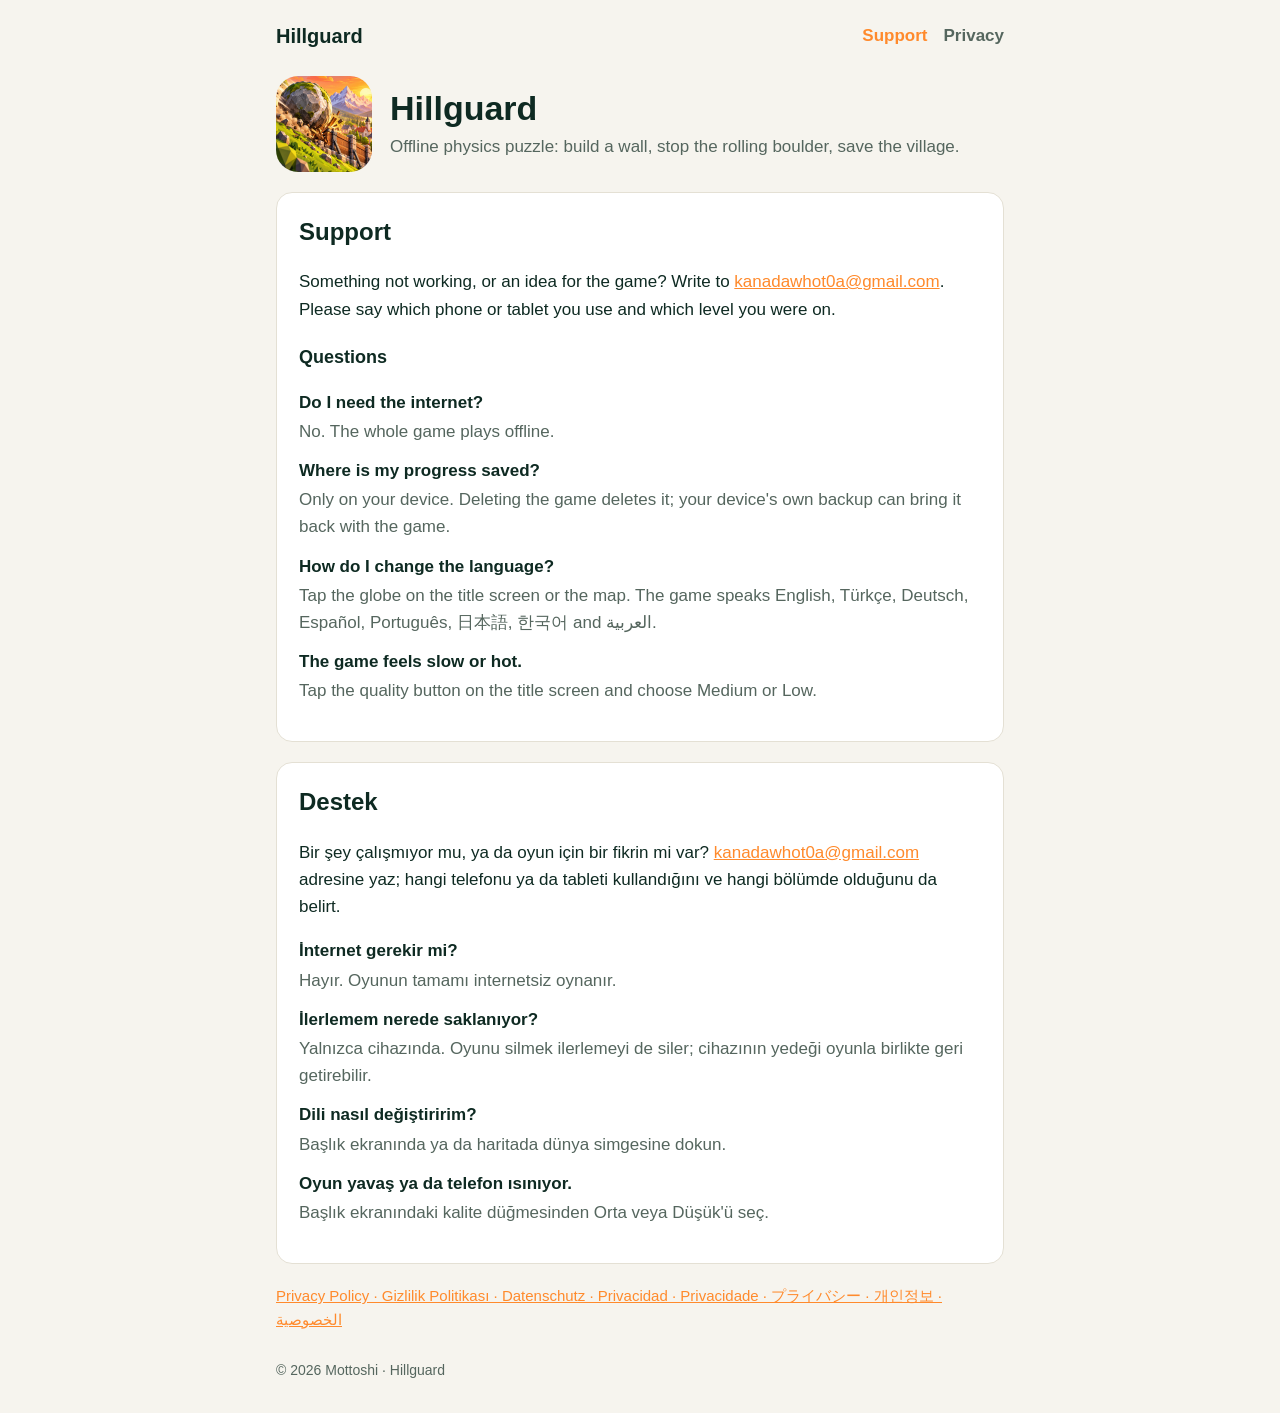
<file: index.html>
<!doctype html>
<html lang="en">
<head>
<meta charset="utf-8">
<meta name="viewport" content="width=device-width, initial-scale=1">
<title>Hillguard Support</title>
<meta name="description" content="Support for Hillguard, an offline physics puzzle game by Mottoshi: build a wall, stop the rolling boulder, save the village.">
<link rel="icon" href="icon.png">
<link rel="stylesheet" href="style.css">
</head>
<body>
<header>
  <a class="brand" href="./">Hillguard</a>
  <nav><a href="./" aria-current="page">Support</a><a href="privacy.html">Privacy</a></nav>
</header>
<main>
<div class="hero">
  <img src="icon.png" alt="" width="96" height="96">
  <div>
    <h1>Hillguard</h1>
    <p>Offline physics puzzle: build a wall, stop the rolling boulder, save the village.</p>
  </div>
</div>

<section lang="en">
<h2>Support</h2>
<p>Something not working, or an idea for the game? Write to <a href="mailto:kanadawhot0a@gmail.com">kanadawhot0a@gmail.com</a>. Please say which phone or tablet you use and which level you were on.</p>
<h3>Questions</h3>
<dl>
<dt>Do I need the internet?</dt><dd>No. The whole game plays offline.</dd>
<dt>Where is my progress saved?</dt><dd>Only on your device. Deleting the game deletes it; your device's own backup can bring it back with the game.</dd>
<dt>How do I change the language?</dt><dd>Tap the globe on the title screen or the map. The game speaks English, Türkçe, Deutsch, Español, Português, 日本語, 한국어 and العربية.</dd>
<dt>The game feels slow or hot.</dt><dd>Tap the quality button on the title screen and choose Medium or Low.</dd>
</dl>
</section>

<section lang="tr">
<h2>Destek</h2>
<p>Bir şey çalışmıyor mu, ya da oyun için bir fikrin mi var? <a href="mailto:kanadawhot0a@gmail.com">kanadawhot0a@gmail.com</a> adresine yaz; hangi telefonu ya da tableti kullandığını ve hangi bölümde olduğunu da belirt.</p>
<dl>
<dt>İnternet gerekir mi?</dt><dd>Hayır. Oyunun tamamı internetsiz oynanır.</dd>
<dt>İlerlemem nerede saklanıyor?</dt><dd>Yalnızca cihazında. Oyunu silmek ilerlemeyi de siler; cihazının yedeği oyunla birlikte geri getirebilir.</dd>
<dt>Dili nasıl değiştiririm?</dt><dd>Başlık ekranında ya da haritada dünya simgesine dokun.</dd>
<dt>Oyun yavaş ya da telefon ısınıyor.</dt><dd>Başlık ekranındaki kalite düğmesinden Orta veya Düşük'ü seç.</dd>
</dl>
</section>

<p class="more"><a href="privacy.html">Privacy Policy · Gizlilik Politikası · Datenschutz · Privacidad · Privacidade · プライバシー · 개인정보 · الخصوصية</a></p>
</main>
<footer>© 2026 Mottoshi · Hillguard</footer>
</body>
</html>
</file>
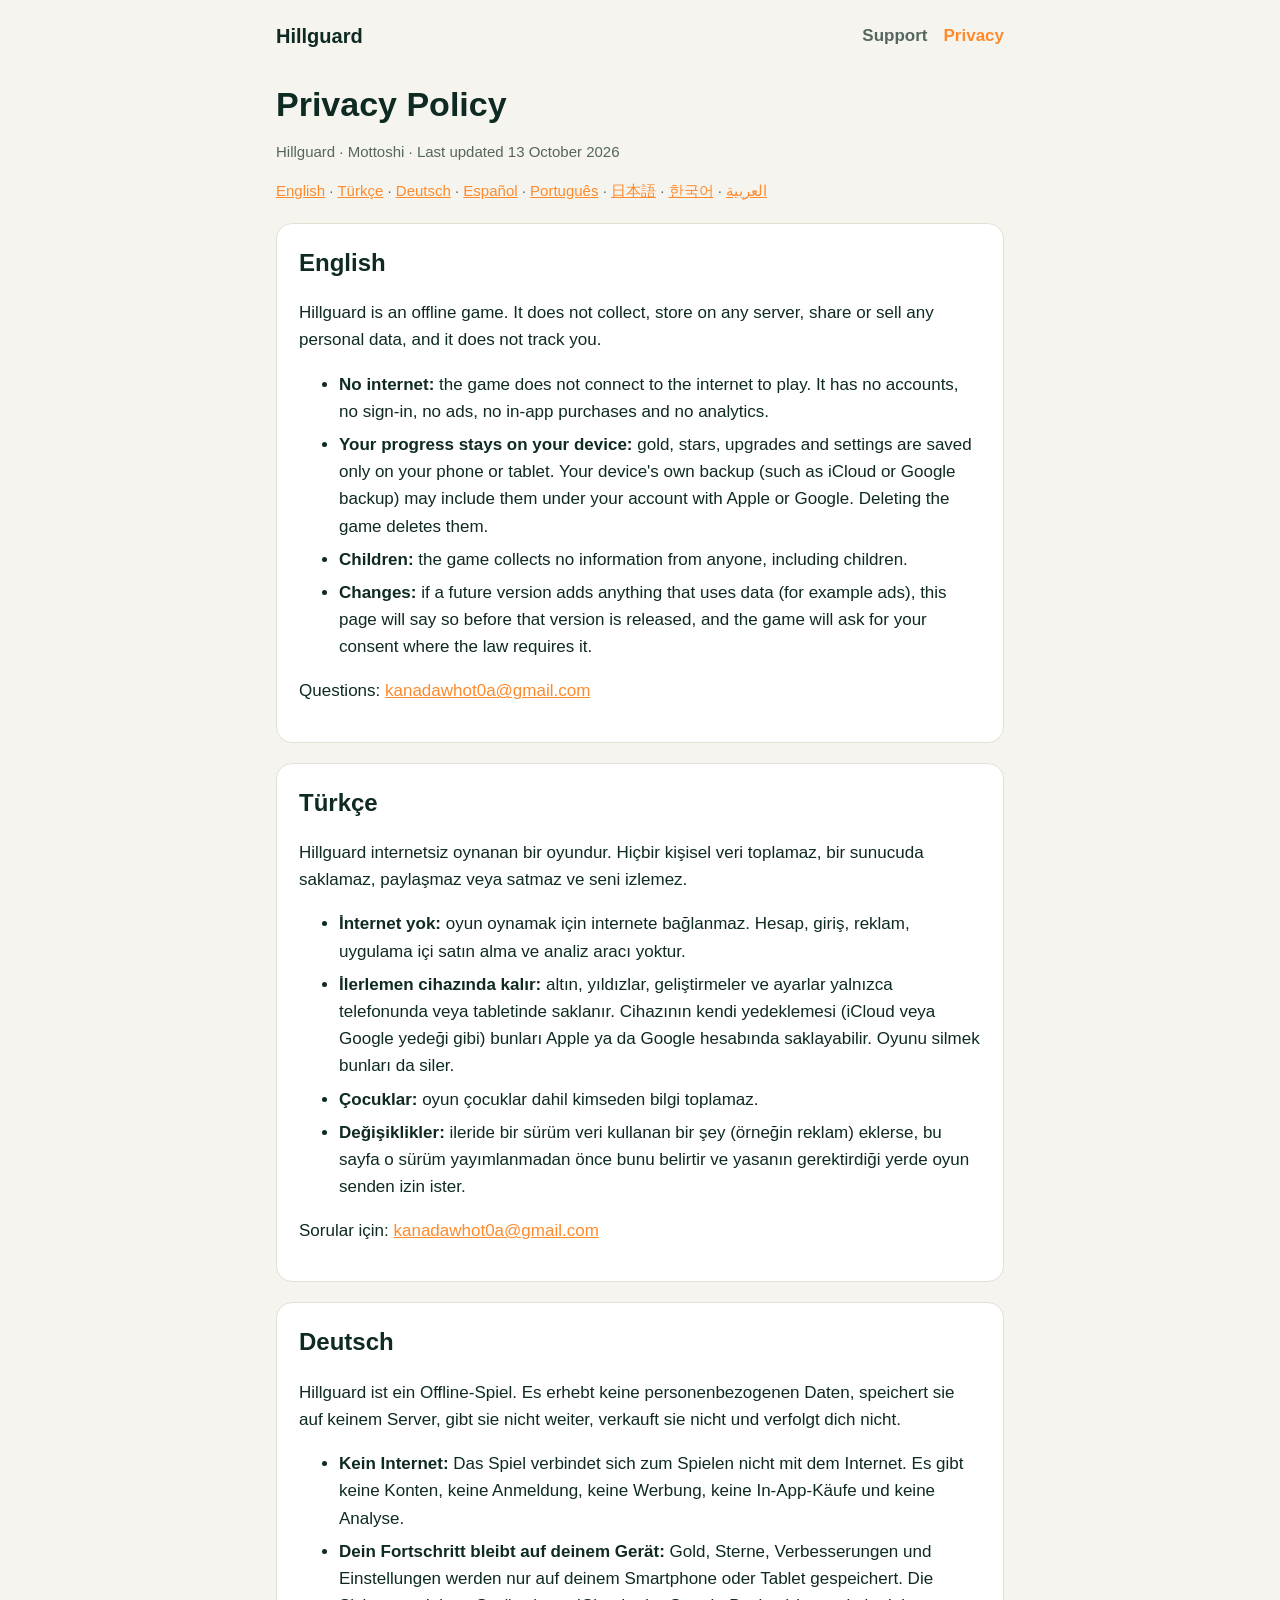
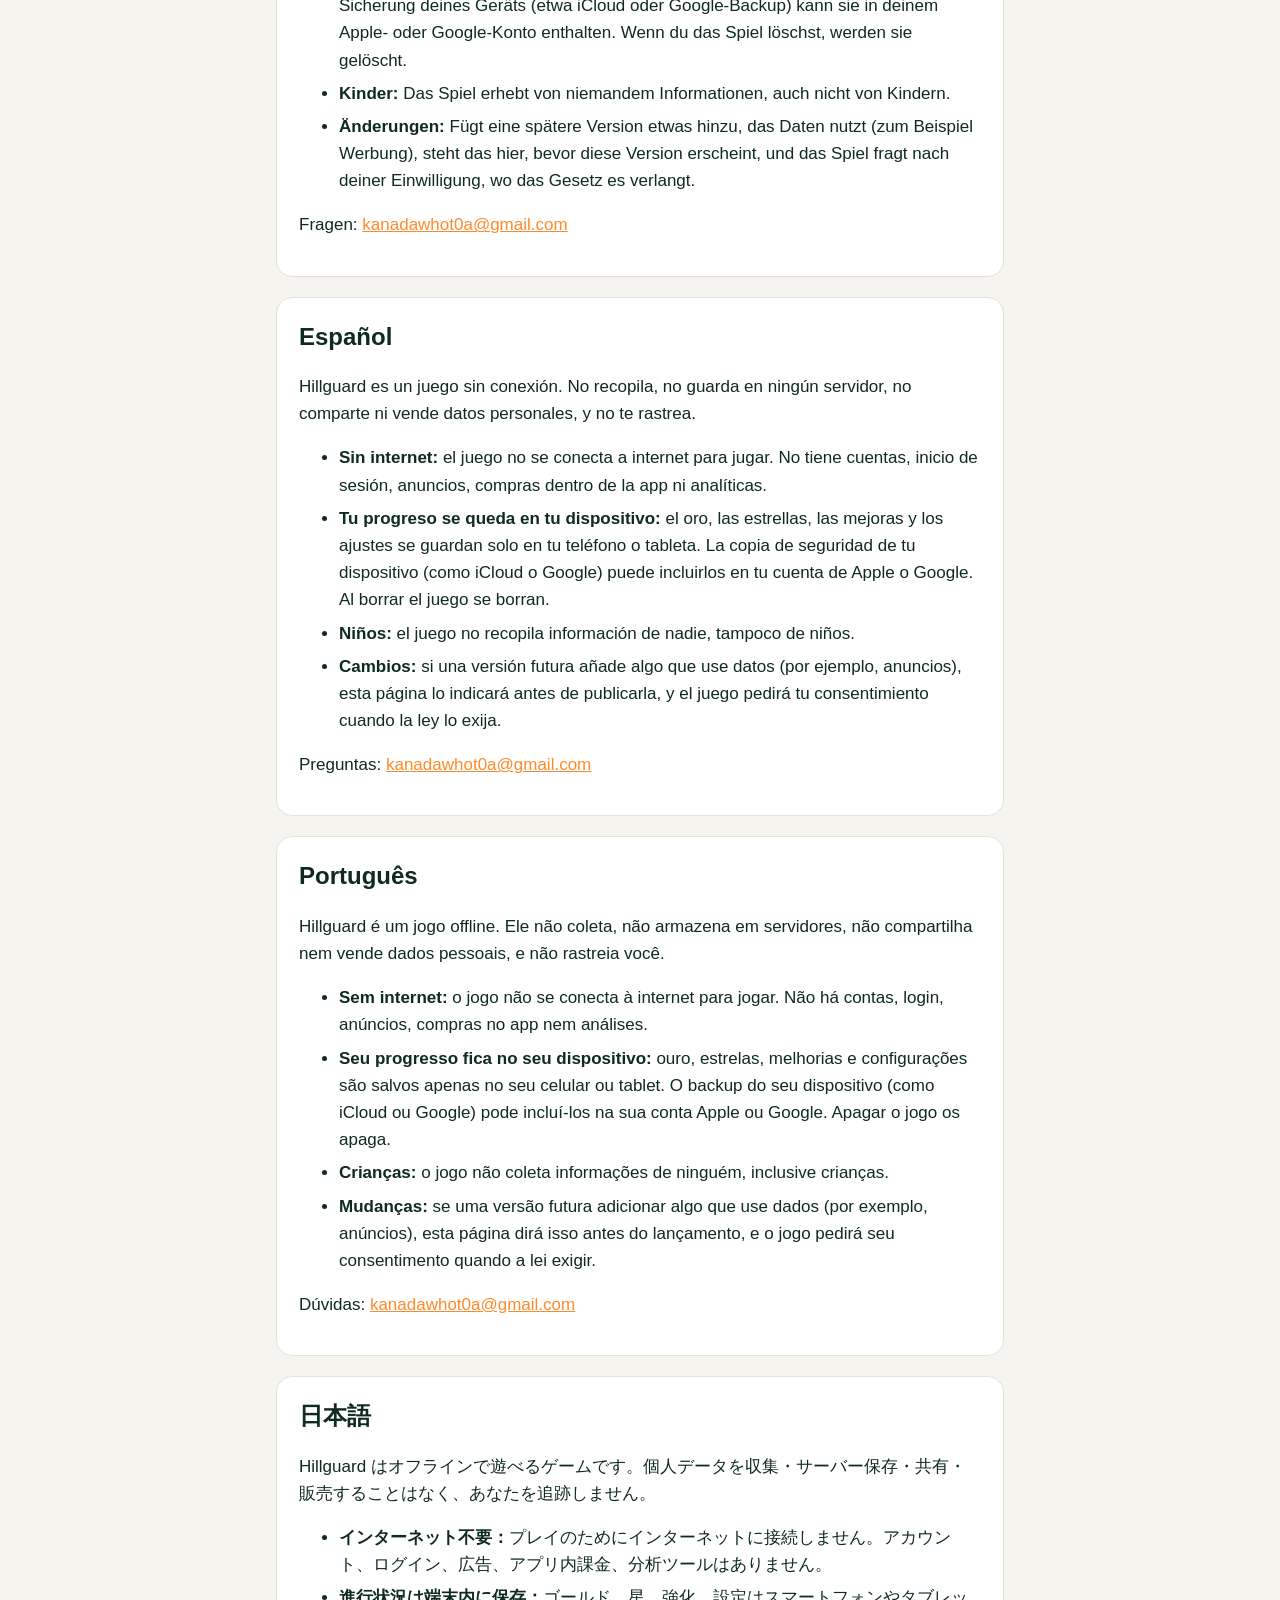
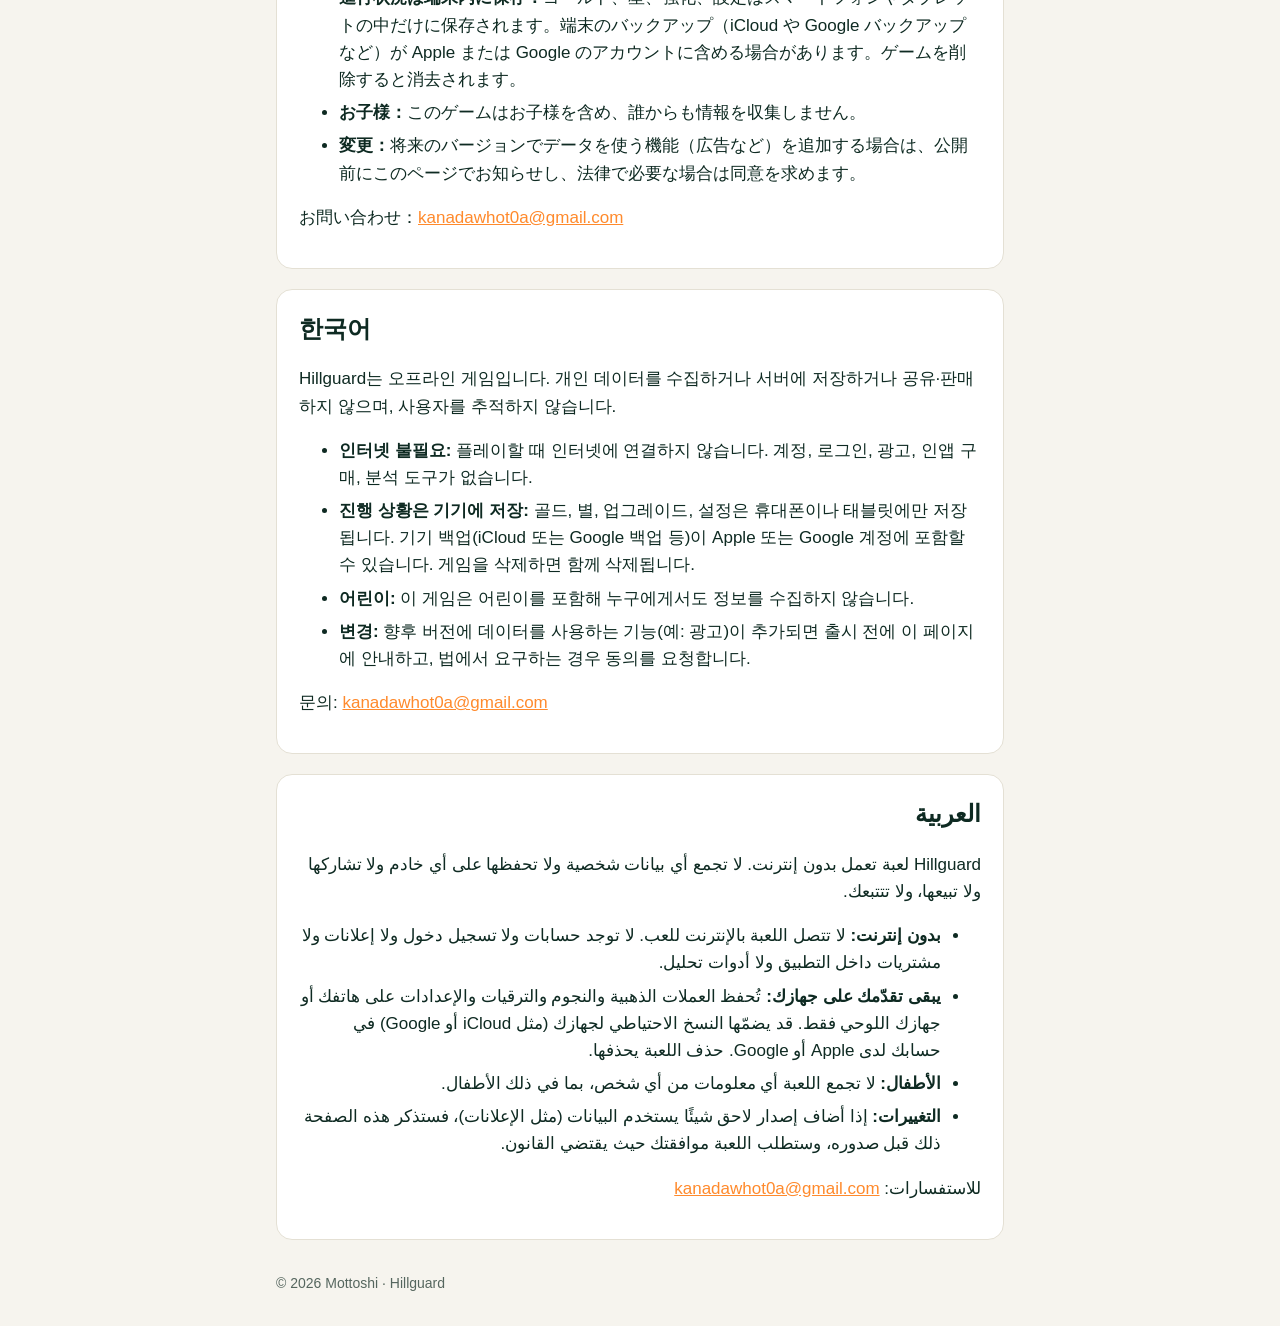
<file: privacy.html>
<!doctype html>
<html lang="en">
<head>
<meta charset="utf-8">
<meta name="viewport" content="width=device-width, initial-scale=1">
<title>Hillguard Privacy Policy</title>
<meta name="description" content="Privacy policy of Hillguard, an offline physics puzzle game by Mottoshi.">
<link rel="stylesheet" href="style.css">
</head>
<body>
<header>
  <a class="brand" href="./">Hillguard</a>
  <nav><a href="./">Support</a><a href="privacy.html" aria-current="page">Privacy</a></nav>
</header>
<main>
<h1>Privacy Policy</h1>
<p class="meta">Hillguard · Mottoshi · Last updated 13 October 2026</p>
<p class="langs">
  <a href="#en">English</a> · <a href="#tr">Türkçe</a> · <a href="#de">Deutsch</a> · <a href="#es">Español</a> · <a href="#pt">Português</a> ·
  <a href="#ja">日本語</a> · <a href="#ko">한국어</a> · <a href="#ar">العربية</a>
</p>

<section id="en" lang="en">
<h2>English</h2>
<p>Hillguard is an offline game. It does not collect, store on any server, share or sell any personal data, and it does not track you.</p>
<ul>
<li><strong>No internet:</strong> the game does not connect to the internet to play. It has no accounts, no sign-in, no ads, no in-app purchases and no analytics.</li>
<li><strong>Your progress stays on your device:</strong> gold, stars, upgrades and settings are saved only on your phone or tablet. Your device's own backup (such as iCloud or Google backup) may include them under your account with Apple or Google. Deleting the game deletes them.</li>
<li><strong>Children:</strong> the game collects no information from anyone, including children.</li>
<li><strong>Changes:</strong> if a future version adds anything that uses data (for example ads), this page will say so before that version is released, and the game will ask for your consent where the law requires it.</li>
</ul>
<p>Questions: <a href="mailto:kanadawhot0a@gmail.com">kanadawhot0a@gmail.com</a></p>
</section>

<section id="tr" lang="tr">
<h2>Türkçe</h2>
<p>Hillguard internetsiz oynanan bir oyundur. Hiçbir kişisel veri toplamaz, bir sunucuda saklamaz, paylaşmaz veya satmaz ve seni izlemez.</p>
<ul>
<li><strong>İnternet yok:</strong> oyun oynamak için internete bağlanmaz. Hesap, giriş, reklam, uygulama içi satın alma ve analiz aracı yoktur.</li>
<li><strong>İlerlemen cihazında kalır:</strong> altın, yıldızlar, geliştirmeler ve ayarlar yalnızca telefonunda veya tabletinde saklanır. Cihazının kendi yedeklemesi (iCloud veya Google yedeği gibi) bunları Apple ya da Google hesabında saklayabilir. Oyunu silmek bunları da siler.</li>
<li><strong>Çocuklar:</strong> oyun çocuklar dahil kimseden bilgi toplamaz.</li>
<li><strong>Değişiklikler:</strong> ileride bir sürüm veri kullanan bir şey (örneğin reklam) eklerse, bu sayfa o sürüm yayımlanmadan önce bunu belirtir ve yasanın gerektirdiği yerde oyun senden izin ister.</li>
</ul>
<p>Sorular için: <a href="mailto:kanadawhot0a@gmail.com">kanadawhot0a@gmail.com</a></p>
</section>

<section id="de" lang="de">
<h2>Deutsch</h2>
<p>Hillguard ist ein Offline-Spiel. Es erhebt keine personenbezogenen Daten, speichert sie auf keinem Server, gibt sie nicht weiter, verkauft sie nicht und verfolgt dich nicht.</p>
<ul>
<li><strong>Kein Internet:</strong> Das Spiel verbindet sich zum Spielen nicht mit dem Internet. Es gibt keine Konten, keine Anmeldung, keine Werbung, keine In-App-Käufe und keine Analyse.</li>
<li><strong>Dein Fortschritt bleibt auf deinem Gerät:</strong> Gold, Sterne, Verbesserungen und Einstellungen werden nur auf deinem Smartphone oder Tablet gespeichert. Die Sicherung deines Geräts (etwa iCloud oder Google-Backup) kann sie in deinem Apple- oder Google-Konto enthalten. Wenn du das Spiel löschst, werden sie gelöscht.</li>
<li><strong>Kinder:</strong> Das Spiel erhebt von niemandem Informationen, auch nicht von Kindern.</li>
<li><strong>Änderungen:</strong> Fügt eine spätere Version etwas hinzu, das Daten nutzt (zum Beispiel Werbung), steht das hier, bevor diese Version erscheint, und das Spiel fragt nach deiner Einwilligung, wo das Gesetz es verlangt.</li>
</ul>
<p>Fragen: <a href="mailto:kanadawhot0a@gmail.com">kanadawhot0a@gmail.com</a></p>
</section>

<section id="es" lang="es">
<h2>Español</h2>
<p>Hillguard es un juego sin conexión. No recopila, no guarda en ningún servidor, no comparte ni vende datos personales, y no te rastrea.</p>
<ul>
<li><strong>Sin internet:</strong> el juego no se conecta a internet para jugar. No tiene cuentas, inicio de sesión, anuncios, compras dentro de la app ni analíticas.</li>
<li><strong>Tu progreso se queda en tu dispositivo:</strong> el oro, las estrellas, las mejoras y los ajustes se guardan solo en tu teléfono o tableta. La copia de seguridad de tu dispositivo (como iCloud o Google) puede incluirlos en tu cuenta de Apple o Google. Al borrar el juego se borran.</li>
<li><strong>Niños:</strong> el juego no recopila información de nadie, tampoco de niños.</li>
<li><strong>Cambios:</strong> si una versión futura añade algo que use datos (por ejemplo, anuncios), esta página lo indicará antes de publicarla, y el juego pedirá tu consentimiento cuando la ley lo exija.</li>
</ul>
<p>Preguntas: <a href="mailto:kanadawhot0a@gmail.com">kanadawhot0a@gmail.com</a></p>
</section>

<section id="pt" lang="pt">
<h2>Português</h2>
<p>Hillguard é um jogo offline. Ele não coleta, não armazena em servidores, não compartilha nem vende dados pessoais, e não rastreia você.</p>
<ul>
<li><strong>Sem internet:</strong> o jogo não se conecta à internet para jogar. Não há contas, login, anúncios, compras no app nem análises.</li>
<li><strong>Seu progresso fica no seu dispositivo:</strong> ouro, estrelas, melhorias e configurações são salvos apenas no seu celular ou tablet. O backup do seu dispositivo (como iCloud ou Google) pode incluí-los na sua conta Apple ou Google. Apagar o jogo os apaga.</li>
<li><strong>Crianças:</strong> o jogo não coleta informações de ninguém, inclusive crianças.</li>
<li><strong>Mudanças:</strong> se uma versão futura adicionar algo que use dados (por exemplo, anúncios), esta página dirá isso antes do lançamento, e o jogo pedirá seu consentimento quando a lei exigir.</li>
</ul>
<p>Dúvidas: <a href="mailto:kanadawhot0a@gmail.com">kanadawhot0a@gmail.com</a></p>
</section>

<section id="ja" lang="ja">
<h2>日本語</h2>
<p>Hillguard はオフラインで遊べるゲームです。個人データを収集・サーバー保存・共有・販売することはなく、あなたを追跡しません。</p>
<ul>
<li><strong>インターネット不要：</strong>プレイのためにインターネットに接続しません。アカウント、ログイン、広告、アプリ内課金、分析ツールはありません。</li>
<li><strong>進行状況は端末内に保存：</strong>ゴールド、星、強化、設定はスマートフォンやタブレットの中だけに保存されます。端末のバックアップ（iCloud や Google バックアップなど）が Apple または Google のアカウントに含める場合があります。ゲームを削除すると消去されます。</li>
<li><strong>お子様：</strong>このゲームはお子様を含め、誰からも情報を収集しません。</li>
<li><strong>変更：</strong>将来のバージョンでデータを使う機能（広告など）を追加する場合は、公開前にこのページでお知らせし、法律で必要な場合は同意を求めます。</li>
</ul>
<p>お問い合わせ：<a href="mailto:kanadawhot0a@gmail.com">kanadawhot0a@gmail.com</a></p>
</section>

<section id="ko" lang="ko">
<h2>한국어</h2>
<p>Hillguard는 오프라인 게임입니다. 개인 데이터를 수집하거나 서버에 저장하거나 공유·판매하지 않으며, 사용자를 추적하지 않습니다.</p>
<ul>
<li><strong>인터넷 불필요:</strong> 플레이할 때 인터넷에 연결하지 않습니다. 계정, 로그인, 광고, 인앱 구매, 분석 도구가 없습니다.</li>
<li><strong>진행 상황은 기기에 저장:</strong> 골드, 별, 업그레이드, 설정은 휴대폰이나 태블릿에만 저장됩니다. 기기 백업(iCloud 또는 Google 백업 등)이 Apple 또는 Google 계정에 포함할 수 있습니다. 게임을 삭제하면 함께 삭제됩니다.</li>
<li><strong>어린이:</strong> 이 게임은 어린이를 포함해 누구에게서도 정보를 수집하지 않습니다.</li>
<li><strong>변경:</strong> 향후 버전에 데이터를 사용하는 기능(예: 광고)이 추가되면 출시 전에 이 페이지에 안내하고, 법에서 요구하는 경우 동의를 요청합니다.</li>
</ul>
<p>문의: <a href="mailto:kanadawhot0a@gmail.com">kanadawhot0a@gmail.com</a></p>
</section>

<section id="ar" lang="ar" dir="rtl">
<h2>العربية</h2>
<p>Hillguard لعبة تعمل بدون إنترنت. لا تجمع أي بيانات شخصية ولا تحفظها على أي خادم ولا تشاركها ولا تبيعها، ولا تتتبعك.</p>
<ul>
<li><strong>بدون إنترنت:</strong> لا تتصل اللعبة بالإنترنت للعب. لا توجد حسابات ولا تسجيل دخول ولا إعلانات ولا مشتريات داخل التطبيق ولا أدوات تحليل.</li>
<li><strong>يبقى تقدّمك على جهازك:</strong> تُحفظ العملات الذهبية والنجوم والترقيات والإعدادات على هاتفك أو جهازك اللوحي فقط. قد يضمّها النسخ الاحتياطي لجهازك (مثل iCloud أو Google) في حسابك لدى Apple أو Google. حذف اللعبة يحذفها.</li>
<li><strong>الأطفال:</strong> لا تجمع اللعبة أي معلومات من أي شخص، بما في ذلك الأطفال.</li>
<li><strong>التغييرات:</strong> إذا أضاف إصدار لاحق شيئًا يستخدم البيانات (مثل الإعلانات)، فستذكر هذه الصفحة ذلك قبل صدوره، وستطلب اللعبة موافقتك حيث يقتضي القانون.</li>
</ul>
<p>للاستفسارات: <a href="mailto:kanadawhot0a@gmail.com">kanadawhot0a@gmail.com</a></p>
</section>
</main>
<footer>© 2026 Mottoshi · Hillguard</footer>
</body>
</html>
</file>
<file: style.css>
:root {
  --bg: #f6f4ee;
  --card: #ffffff;
  --ink: #0e2a22;
  --muted: #55665e;
  --accent: #ff8a2c;
  --line: #e4e0d4;
}
@media (prefers-color-scheme: dark) {
  :root {
    --bg: #0e141b;
    --card: #16202a;
    --ink: #eef3ef;
    --muted: #9fb0a8;
    --accent: #ff9a45;
    --line: #26323d;
  }
}
* { box-sizing: border-box; }
body {
  margin: 0;
  background: var(--bg);
  color: var(--ink);
  font: 17px/1.6 -apple-system, BlinkMacSystemFont, "Segoe UI", Roboto, "Noto Sans", "Noto Sans JP", "Noto Sans KR", "Noto Sans Arabic", sans-serif;
}
header, main, footer { max-width: 760px; margin: 0 auto; padding: 0 16px; }
header { display: flex; align-items: center; justify-content: space-between; padding-top: 20px; padding-bottom: 8px; }
.brand { font-weight: 800; font-size: 20px; color: var(--ink); text-decoration: none; }
nav a { margin-left: 16px; color: var(--muted); text-decoration: none; font-weight: 600; }
nav a[aria-current="page"] { color: var(--accent); }
h1 { font-size: 34px; line-height: 1.2; margin: 24px 0 4px; }
h2 { font-size: 24px; margin: 0 0 8px; }
h3 { font-size: 18px; margin: 20px 0 4px; }
a { color: var(--accent); }
section {
  background: var(--card);
  border: 1px solid var(--line);
  border-radius: 16px;
  padding: 20px 22px;
  margin: 20px 0;
}
section[dir="rtl"] { text-align: right; }
.meta, .langs, .more { color: var(--muted); font-size: 15px; }
.hero { display: flex; gap: 18px; align-items: center; margin-top: 16px; }
.hero img { border-radius: 22px; flex: none; }
.hero h1 { margin: 0; }
.hero p { margin: 4px 0 0; color: var(--muted); }
dt { font-weight: 700; margin-top: 12px; }
dd { margin: 2px 0 0; color: var(--muted); }
li { margin: 6px 0; }
footer { color: var(--muted); font-size: 14px; padding-top: 12px; padding-bottom: 32px; }
@media (max-width: 480px) {
  h1 { font-size: 28px; }
  section { padding: 16px; }
  .hero img { width: 72px; height: 72px; }
}
</file>
